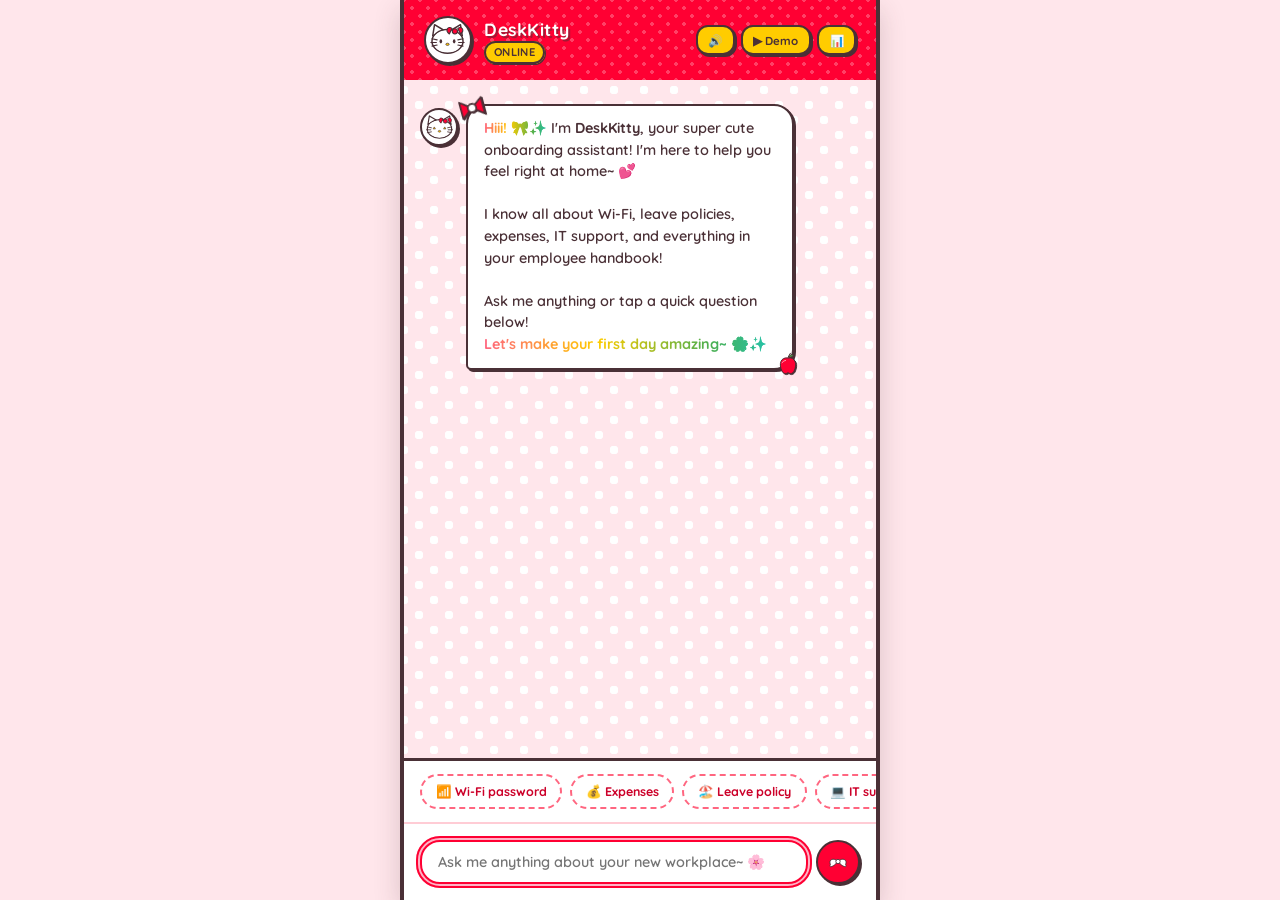
<file: index.html>
<!DOCTYPE html>
<html lang="en">
<head>
  <meta charset="UTF-8" />
  <meta name="viewport" content="width=device-width, initial-scale=1.0, maximum-scale=1.0, user-scalable=no" />
  <title>DeskKitty – Your Onboarding Assistant 🎀</title>
  <link rel="stylesheet" href="styles.css" />
  <!-- Hello Kitty theme: remove the next line to revert to default -->
  <link rel="stylesheet" href="theme-hellokitty.css" />
  <link rel="icon" href="data:image/svg+xml,<svg xmlns='http://www.w3.org/2000/svg' viewBox='0 0 100 100'><text y='.9em' font-size='90'>🤖</text></svg>" />
</head>
<body>
  <!-- Container for floating petals and particle bursts -->
  <div id="vfx-layer" aria-hidden="true"></div>

  <div id="app">
    <!-- Header -->
    <header class="chat-header">
      <div class="header-avatar">🐱</div>
      <div class="header-info">
        <h1 id="botName">DeskKitty</h1>
        <span class="status-badge">Online</span>
      </div>
      <div class="header-actions">
        <!-- Sound Toggle -->
        <button class="header-btn" id="soundBtn" aria-label="Toggle sound">🔊</button>
        <button class="header-btn" id="demoBtn" aria-label="Run demo">▶ Demo</button>
        <button class="header-btn" id="exportBtn" onclick="exportFeedback()" aria-label="Export feedback">📊</button>
      </div>
    </header>

    <!-- Chat Messages -->
    <main class="chat-messages" id="chatMessages" role="log" aria-live="polite" aria-label="Chat messages">
    </main>

    <!-- Quick Questions -->
    <div class="quick-questions" id="quickQuestions">
      <button class="quick-btn" data-question="What's the Wi-Fi password?">📶 Wi-Fi password</button>
      <button class="quick-btn" data-question="How do I submit an expense report?">💰 Expenses</button>
      <button class="quick-btn" data-question="What is the leave policy?">🏖️ Leave policy</button>
      <button class="quick-btn" data-question="Who do I contact for IT support?">💻 IT support</button>
      <button class="quick-btn" data-question="What should I do in my first week?">🌟 First week</button>
      <button class="quick-btn" data-question="What benefits do I get?">🎁 Benefits</button>
    </div>

    <!-- Input Area -->
    <footer class="chat-input-area">
      <form id="chatForm" class="chat-form" aria-label="Send a message">
        <input
          type="text"
          id="messageInput"
          class="chat-input"
          placeholder="Ask me anything about your new workplace~ 🌸"
          autocomplete="off"
          aria-label="Type your question"
        />
        <button type="submit" class="send-btn" aria-label="Send message">
          <svg width="20" height="20" viewBox="0 0 24 24" fill="none" stroke="currentColor" stroke-width="2" stroke-linecap="round" stroke-linejoin="round">
            <line x1="22" y1="2" x2="11" y2="13"></line>
            <polygon points="22 2 15 22 11 13 2 9 22 2"></polygon>
          </svg>
        </button>
      </form>
    </footer>
  </div>

  <script src="knowledge-base.js"></script>
  <script src="app.js"></script>
</body>
</html>
</file>
<file: styles.css>
/* ===== CSS Reset & Variables ===== */
*, *::before, *::after {
  box-sizing: border-box;
  margin: 0;
  padding: 0;
}

:root {
  --primary: #4f46e5;
  --primary-light: #818cf8;
  --primary-dark: #3730a3;
  --bg: #f8fafc;
  --surface: #ffffff;
  --text: #1e293b;
  --text-muted: #64748b;
  --border: #e2e8f0;
  --bot-bubble: #f1f5f9;
  --user-bubble: #4f46e5;
  --user-text: #ffffff;
  --success: #10b981;
  --warning: #f59e0b;
  --danger: #ef4444;
  --shadow-sm: 0 1px 2px rgba(0, 0, 0, 0.05);
  --shadow-md: 0 4px 6px -1px rgba(0, 0, 0, 0.1);
  --shadow-lg: 0 10px 15px -3px rgba(0, 0, 0, 0.1);
  --radius: 1rem;
  --radius-sm: 0.5rem;
  --font: -apple-system, BlinkMacSystemFont, 'Segoe UI', Roboto, 'Helvetica Neue', Arial, sans-serif;
}

html, body {
  height: 100%;
  overflow: hidden;
  font-family: var(--font);
  background: var(--bg);
  color: var(--text);
  -webkit-font-smoothing: antialiased;
}

/* ===== App Layout ===== */
#app {
  display: flex;
  flex-direction: column;
  height: 100vh;
  height: 100dvh;
  max-width: 480px;
  margin: 0 auto;
  background: var(--surface);
  box-shadow: var(--shadow-lg);
  position: relative;
}

/* ===== VFX Layer ===== */
#vfx-layer {
  position: fixed;
  top: 0;
  left: 0;
  width: 100%;
  height: 100%;
  pointer-events: none;
  z-index: 9999;
  overflow: hidden;
}

/* ===== Header ===== */
.chat-header {
  display: flex;
  align-items: center;
  gap: 0.75rem;
  padding: 1rem 1.25rem;
  background: var(--primary);
  color: white;
  flex-shrink: 0;
}

.header-avatar {
  width: 40px;
  height: 40px;
  border-radius: 50%;
  background: rgba(255, 255, 255, 0.2);
  display: flex;
  align-items: center;
  justify-content: center;
  font-size: 1.25rem;
}

.header-info h1 {
  font-size: 1.1rem;
  font-weight: 600;
  line-height: 1.2;
}

.status-badge {
  font-size: 0.7rem;
  background: var(--success);
  padding: 0.15rem 0.5rem;
  border-radius: 999px;
  font-weight: 500;
  text-transform: uppercase;
  letter-spacing: 0.03em;
}

/* Header Buttons */
.header-actions {
  margin-left: auto;
  display: flex;
  gap: 0.4rem;
  align-items: center;
}

.header-btn {
  padding: 0.35rem 0.65rem;
  border: 1px solid rgba(255, 255, 255, 0.4);
  border-radius: var(--radius-sm);
  background: rgba(255, 255, 255, 0.15);
  color: white;
  font-size: 0.72rem;
  font-weight: 500;
  cursor: pointer;
  transition: all 0.15s ease;
  white-space: nowrap;
}

.header-btn:hover {
  background: rgba(255, 255, 255, 0.25);
  border-color: rgba(255, 255, 255, 0.6);
}

.header-btn:active {
  transform: scale(0.95);
}

.header-btn--active {
  background: rgba(255, 255, 255, 0.3);
  border-color: white;
}

/* ===== Chat Messages ===== */
.chat-messages {
  flex: 1;
  overflow-y: auto;
  padding: 1rem 1rem 0.5rem;
  display: flex;
  flex-direction: column;
  gap: 0.75rem;
  scroll-behavior: smooth;
  -webkit-overflow-scrolling: touch;
}

.message {
  display: flex;
  gap: 0.5rem;
  max-width: 85%;
  animation: fadeInUp 0.3s ease;
}

.message--user {
  align-self: flex-end;
  flex-direction: row-reverse;
}

.message--bot {
  align-self: flex-start;
}

.message-avatar {
  width: 28px;
  height: 28px;
  border-radius: 50%;
  display: flex;
  align-items: center;
  justify-content: center;
  font-size: 0.85rem;
  flex-shrink: 0;
  margin-top: 0.25rem;
}

.message--bot .message-avatar {
  background: var(--primary-light);
  color: white;
}

.message-content {
  display: flex;
  flex-direction: column;
  gap: 0.25rem;
}

.message-bubble {
  padding: 0.75rem 1rem;
  border-radius: var(--radius);
  font-size: 0.9rem;
  line-height: 1.5;
  word-wrap: break-word;
  position: relative;
}

.message--bot .message-bubble {
  background: var(--bot-bubble);
  color: var(--text);
  border-bottom-left-radius: 0.25rem;
}

.message--user .message-bubble {
  background: var(--user-bubble);
  color: var(--user-text);
  border-bottom-right-radius: 0.25rem;
}

.message-source {
  font-size: 0.72rem;
  color: var(--text-muted);
  padding: 0 0.25rem;
  font-style: italic;
}

/* Feedback buttons */
.message-feedback {
  display: flex;
  gap: 0.35rem;
  padding: 0.25rem 0;
}

.feedback-btn {
  background: none;
  border: 1px solid var(--border);
  border-radius: var(--radius-sm);
  padding: 0.25rem 0.5rem;
  font-size: 0.8rem;
  cursor: pointer;
  transition: all 0.15s ease;
  color: var(--text-muted);
}

.feedback-btn:hover {
  background: var(--bot-bubble);
}

.feedback-btn.active-up {
  border-color: var(--success);
  background: #ecfdf5;
  color: var(--success);
}

.feedback-btn.active-down {
  border-color: var(--danger);
  background: #fef2f2;
  color: var(--danger);
}

/* Typing indicator */
.typing-indicator {
  display: flex;
  gap: 0.3rem;
  padding: 0.75rem 1rem;
  background: var(--bot-bubble);
  border-radius: var(--radius);
  border-bottom-left-radius: 0.25rem;
  width: fit-content;
}

.typing-dot {
  width: 7px;
  height: 7px;
  background: var(--text-muted);
  border-radius: 50%;
  animation: typingBounce 1.4s infinite;
}

.typing-dot:nth-child(2) { animation-delay: 0.2s; }
.typing-dot:nth-child(3) { animation-delay: 0.4s; }

/* ===== Quick Questions ===== */
.quick-questions {
  display: flex;
  gap: 0.5rem;
  padding: 0.5rem 1rem;
  overflow-x: auto;
  flex-shrink: 0;
  -webkit-overflow-scrolling: touch;
  scrollbar-width: none;
}

.quick-questions::-webkit-scrollbar {
  display: none;
}

.quick-btn {
  flex-shrink: 0;
  padding: 0.5rem 0.85rem;
  border: 1px solid var(--border);
  border-radius: 999px;
  background: var(--surface);
  font-size: 0.78rem;
  color: var(--text);
  cursor: pointer;
  transition: all 0.15s ease;
  white-space: nowrap;
}

.quick-btn:hover {
  border-color: var(--primary);
  color: var(--primary);
  background: #eef2ff;
}

.quick-btn:active {
  transform: scale(0.95);
}

/* ===== Input Area ===== */
.chat-input-area {
  padding: 0.75rem 1rem;
  padding-bottom: max(0.75rem, env(safe-area-inset-bottom));
  border-top: 1px solid var(--border);
  background: var(--surface);
  flex-shrink: 0;
}

.chat-form {
  display: flex;
  gap: 0.5rem;
  align-items: center;
}

.chat-input {
  flex: 1;
  padding: 0.7rem 1rem;
  border: 1px solid var(--border);
  border-radius: 999px;
  font-size: 0.9rem;
  outline: none;
  transition: border-color 0.15s ease;
  font-family: var(--font);
  background: var(--bg);
}

.chat-input:focus {
  border-color: var(--primary);
  box-shadow: 0 0 0 3px rgba(79, 70, 229, 0.1);
}

.send-btn {
  width: 40px;
  height: 40px;
  border: none;
  border-radius: 50%;
  background: var(--primary);
  color: white;
  cursor: pointer;
  display: flex;
  align-items: center;
  justify-content: center;
  transition: all 0.15s ease;
  flex-shrink: 0;
}

.send-btn:hover {
  background: var(--primary-dark);
  transform: scale(1.05);
}

.send-btn:active {
  transform: scale(0.95);
}

/* ===== Animations ===== */
@keyframes fadeInUp {
  from { opacity: 0; transform: translateY(8px); }
  to { opacity: 1; transform: translateY(0); }
}

@keyframes typingBounce {
  0%, 60%, 100% { transform: translateY(0); }
  30% { transform: translateY(-4px); }
}

/* ===== Scrollbar ===== */
.chat-messages::-webkit-scrollbar {
  width: 4px;
}

.chat-messages::-webkit-scrollbar-thumb {
  background: var(--border);
  border-radius: 2px;
}

/* ===== Responsive ===== */
@media (min-width: 481px) {
  #app {
    height: 100vh;
    border-radius: 0;
  }
}

@media (max-width: 480px) {
  #app {
    max-width: 100%;
  }
}

/* ===== Accessibility ===== */
@media (prefers-reduced-motion: reduce) {
  .message { animation: none; }
  .typing-dot { animation: none; }
  .chat-messages { scroll-behavior: auto; }
}

/* Focus visible */
:focus-visible {
  outline: 2px solid var(--primary);
  outline-offset: 2px;
}

/* ===== Toast Notifications ===== */
.toast {
  position: fixed;
  bottom: 5rem;
  left: 50%;
  transform: translateX(-50%) translateY(1rem);
  background: var(--text);
  color: white;
  padding: 0.6rem 1.25rem;
  border-radius: 999px;
  font-size: 0.82rem;
  font-family: var(--font);
  box-shadow: var(--shadow-lg);
  opacity: 0;
  transition: all 0.3s ease;
  z-index: 1000;
  pointer-events: none;
  white-space: nowrap;
}

.toast--visible {
  opacity: 1;
  transform: translateX(-50%) translateY(0);
}
</file>
<file: theme-hellokitty.css>
/**
 * 🎀 Ultimate Hello Kitty Theme for DeskMate 🎀
 * SVGs, scalloped borders, polka dots, kawaii animations, and VFX!
 */

@import url('https://fonts.googleapis.com/css2?family=Quicksand:wght@500;600;700&display=swap');

:root {
  /* Classic Sanrio Palette */
  --primary: #ff0033;
  --primary-light: #ff6680;
  --primary-dark: #cc0029;
  --bg: #ffe6eb;
  --surface: #ffffff;
  --text: #4a3036;
  --text-muted: #9e7a84;
  --border: #ffccd5;
  --bot-bubble: #ffffff;
  --user-bubble: #ff0033;
  --user-text: #ffffff;
  --success: #ff6680;
  --warning: #ffcc00;
  --danger: #ff0033;
  
  --kitty-pink: #ffb3c6;
  --kitty-light-pink: #ffe6eb;
  
  /* 2D Cartoon Shadows */
  --shadow-sm: 2px 2px 0px var(--text);
  --shadow-md: 3px 3px 0px var(--text);
  --shadow-lg: 4px 4px 0px var(--text);
  
  --radius: 20px;
  --radius-sm: 12px;
  --font: 'Quicksand', -apple-system, BlinkMacSystemFont, 'Segoe UI', Roboto, sans-serif;
}

/* ===== Custom Cursor & Scrollbar ===== */
body, .chat-input, .header-btn, .quick-btn, .send-btn, .feedback-btn {
  font-family: var(--font) !important;
  font-weight: 600;
  cursor: url('data:image/svg+xml;utf8,<svg width="24" height="24" viewBox="0 0 100 100" xmlns="http://www.w3.org/2000/svg"><path d="M50 50 L10 20 L10 80 Z" fill="%23ff0033" stroke="%234a3036" stroke-width="6" stroke-linejoin="round"/><path d="M50 50 L90 20 L90 80 Z" fill="%23ff0033" stroke="%234a3036" stroke-width="6" stroke-linejoin="round"/><circle cx="50" cy="50" r="15" fill="%23ffffff" stroke="%234a3036" stroke-width="6"/></svg>') 12 12, auto !important;
}

::-webkit-scrollbar { width: 14px; }
::-webkit-scrollbar-track { 
  background: var(--kitty-light-pink); 
  border-left: 2px solid var(--text); 
}
::-webkit-scrollbar-thumb { 
  background: var(--primary); 
  border: 3px solid var(--kitty-light-pink); 
  border-radius: 10px; 
}

/* ===== Kuromi Easter Egg Mode Override ===== */
body.kuromi-mode {
  --primary: #2b2b2b;
  --primary-light: #594a5e;
  --primary-dark: #1a1a1a;
  --bg: #3a2e3d;
  --surface: #e8d8ea;
  --text: #1a1a1a;
  --text-muted: #665c68;
  --border: #4a3036;
  --kitty-pink: #d8b4e2;
  --kitty-light-pink: #b294b8;
  --warning: #b666ff;
  --success: #ff6680;
  --user-bubble: #1a1a1a;
}
body.kuromi-mode #app {
  background-image: 
    radial-gradient(#1a1a1a 20%, transparent 21%),
    radial-gradient(#1a1a1a 20%, transparent 21%);
}

/* ===== App Container (Polka Dot Background) ===== */
#app {
  background-color: var(--kitty-light-pink);
  background-image: 
    radial-gradient(var(--surface) 20%, transparent 21%),
    radial-gradient(var(--surface) 20%, transparent 21%);
  background-size: 30px 30px;
  background-position: 0 0, 15px 15px;
  border-left: 4px solid var(--text);
  border-right: 4px solid var(--text);
  box-shadow: 0 10px 25px rgba(74, 48, 54, 0.2) !important;
  position: relative;
  overflow: hidden;
  animation: bgDrift 20s linear infinite;
}

/* ===== Header (Scalloped Awning & Red Bow) ===== */
.chat-header {
  background: var(--primary);
  color: white;
  border-bottom: none;
  position: relative;
  z-index: 20;
  padding-bottom: 1rem;
  background-image: 
    radial-gradient(rgba(255,255,255,0.25) 15%, transparent 16%),
    radial-gradient(rgba(255,255,255,0.25) 15%, transparent 16%);
  background-size: 16px 16px;
  background-position: 0 0, 8px 8px;
  overflow: hidden; 
}

/* Scalloped Awning Effect */
.chat-header::after {
  content: "";
  position: absolute;
  bottom: -10px;
  left: 0; right: 0;
  height: 10px;
  background: radial-gradient(circle at 10px 0, var(--primary) 10px, transparent 11px);
  background-size: 20px 10px;
  background-repeat: repeat-x;
  filter: drop-shadow(0 3px 2px rgba(74, 48, 54, 0.15));
}

/* Shimmering Glint across the Awning */
.chat-header::before {
  content: "";
  position: absolute;
  top: 0; left: -150%;
  width: 50%; height: 100%;
  background: linear-gradient(to right, transparent, rgba(255,255,255,0.4), transparent);
  transform: skewX(-20deg);
  animation: shimmer 5s infinite;
  z-index: 1;
}

.header-info h1 {
  font-weight: 700;
  letter-spacing: 0.5px;
  text-shadow: 2px 2px 0px rgba(74, 48, 54, 0.5);
  position: relative;
  z-index: 2;
}

.status-badge {
  background: var(--warning);
  color: var(--text);
  border: 2px solid var(--text);
  font-weight: 700;
  box-shadow: 1px 1px 0px var(--text);
  position: relative;
  z-index: 2;
}

/* Header Buttons Override */
.header-btn {
  border: 2px solid var(--text);
  background: var(--warning);
  color: var(--text);
  border-radius: 12px;
  font-weight: 700;
  box-shadow: 2px 2px 0px var(--text);
  position: relative;
  z-index: 2;
}

.header-btn:hover {
  background: #ffdb4d;
  transform: translateY(-1px);
}

.header-btn:active {
  transform: translate(2px, 2px);
  box-shadow: 0px 0px 0px var(--text);
}

.header-btn--active {
  background: var(--surface);
}

/* Base Avatar Styling */
.header-avatar, .message--bot .message-avatar {
  font-size: 0 !important;
  background-color: var(--surface);
  border: 2px solid var(--text);
  box-shadow: var(--shadow-sm);
  background-position: center 3px;
  background-repeat: no-repeat;
  background-size: 85%;
  position: relative;
  z-index: 2;
  transition: transform 0.2s ease;
}
.header-avatar:hover { transform: scale(1.1) rotate(-5deg); cursor: pointer !important; }

.header-avatar { width: 48px; height: 48px; }
.message--bot .message-avatar { width: 38px; height: 38px; }

/* Dynamic Expression Avatars */
/* 1. Normal (Default Kitty) */
.header-avatar, .message--bot .message-avatar {
  background-image: url('data:image/svg+xml;utf8,<svg viewBox="0 0 100 100" xmlns="http://www.w3.org/2000/svg"><polygon points="10,40 15,10 40,25" fill="%23fff" stroke="%234a3036" stroke-width="4" stroke-linejoin="round"/><polygon points="90,40 85,10 60,25" fill="%23fff" stroke="%234a3036" stroke-width="4" stroke-linejoin="round"/><ellipse cx="50" cy="55" rx="42" ry="32" fill="%23fff" stroke="%234a3036" stroke-width="4"/><ellipse cx="50" cy="55" rx="39" ry="29" fill="%23fff"/><ellipse cx="32" cy="55" rx="3.5" ry="5.5" fill="%234a3036"/><ellipse cx="68" cy="55" rx="3.5" ry="5.5" fill="%234a3036"/><ellipse cx="50" cy="63" rx="4.5" ry="3" fill="%23ffcc00" stroke="%234a3036" stroke-width="2"/><line x1="8" y1="48" x2="22" y2="51" stroke="%234a3036" stroke-width="3" stroke-linecap="round"/><line x1="5" y1="58" x2="20" y2="58" stroke="%234a3036" stroke-width="3" stroke-linecap="round"/><line x1="8" y1="68" x2="22" y2="65" stroke="%234a3036" stroke-width="3" stroke-linecap="round"/><line x1="92" y1="48" x2="78" y2="51" stroke="%234a3036" stroke-width="3" stroke-linecap="round"/><line x1="95" y1="58" x2="80" y2="58" stroke="%234a3036" stroke-width="3" stroke-linecap="round"/><line x1="92" y1="68" x2="78" y2="65" stroke="%234a3036" stroke-width="3" stroke-linecap="round"/><path d="M78 20 C88 12, 98 25, 85 35 Z" fill="%23ff0033" stroke="%234a3036" stroke-width="3" stroke-linejoin="round"/><path d="M62 20 C52 12, 42 25, 55 35 Z" fill="%23ff0033" stroke="%234a3036" stroke-width="3" stroke-linejoin="round"/><circle cx="70" cy="28" r="7" fill="%23ff0033" stroke="%234a3036" stroke-width="3"/></svg>');
}
/* 2. Success (Star Eyes) */
.avatar-success .message-avatar {
  background-image: url('data:image/svg+xml;utf8,<svg viewBox="0 0 100 100" xmlns="http://www.w3.org/2000/svg"><polygon points="10,40 15,10 40,25" fill="%23fff" stroke="%234a3036" stroke-width="4" stroke-linejoin="round"/><polygon points="90,40 85,10 60,25" fill="%23fff" stroke="%234a3036" stroke-width="4" stroke-linejoin="round"/><ellipse cx="50" cy="55" rx="42" ry="32" fill="%23fff" stroke="%234a3036" stroke-width="4"/><ellipse cx="50" cy="55" rx="39" ry="29" fill="%23fff"/><path d="M 28 55 L 36 55 L 32 48 L 28 55" fill="%23ffcc00" stroke="%234a3036" stroke-width="2"/><path d="M 64 55 L 72 55 L 68 48 L 64 55" fill="%23ffcc00" stroke="%234a3036" stroke-width="2"/><ellipse cx="50" cy="63" rx="4.5" ry="3" fill="%23ffcc00" stroke="%234a3036" stroke-width="2"/><line x1="8" y1="48" x2="22" y2="51" stroke="%234a3036" stroke-width="3" stroke-linecap="round"/><line x1="5" y1="58" x2="20" y2="58" stroke="%234a3036" stroke-width="3" stroke-linecap="round"/><line x1="8" y1="68" x2="22" y2="65" stroke="%234a3036" stroke-width="3" stroke-linecap="round"/><line x1="92" y1="48" x2="78" y2="51" stroke="%234a3036" stroke-width="3" stroke-linecap="round"/><line x1="95" y1="58" x2="80" y2="58" stroke="%234a3036" stroke-width="3" stroke-linecap="round"/><line x1="92" y1="68" x2="78" y2="65" stroke="%234a3036" stroke-width="3" stroke-linecap="round"/><path d="M78 20 C88 12, 98 25, 85 35 Z" fill="%23ff0033" stroke="%234a3036" stroke-width="3" stroke-linejoin="round"/><path d="M62 20 C52 12, 42 25, 55 35 Z" fill="%23ff0033" stroke="%234a3036" stroke-width="3" stroke-linejoin="round"/><circle cx="70" cy="28" r="7" fill="%23ff0033" stroke="%234a3036" stroke-width="3"/></svg>');
}
/* 3. Fallback (Confused & Sweat Drop) */
.avatar-fallback .message-avatar {
  background-image: url('data:image/svg+xml;utf8,<svg viewBox="0 0 100 100" xmlns="http://www.w3.org/2000/svg"><polygon points="10,40 15,10 40,25" fill="%23fff" stroke="%234a3036" stroke-width="4" stroke-linejoin="round"/><polygon points="90,40 85,10 60,25" fill="%23fff" stroke="%234a3036" stroke-width="4" stroke-linejoin="round"/><ellipse cx="50" cy="55" rx="42" ry="32" fill="%23fff" stroke="%234a3036" stroke-width="4"/><ellipse cx="50" cy="55" rx="39" ry="29" fill="%23fff"/><ellipse cx="32" cy="55" rx="3.5" ry="5.5" fill="%234a3036"/><ellipse cx="68" cy="55" rx="3.5" ry="5.5" fill="%234a3036"/><line x1="42" y1="68" x2="58" y2="68" stroke="%234a3036" stroke-width="3" stroke-linecap="round"/><path d="M 80 40 Q 90 50 85 60 Q 75 60 80 40 Z" fill="%2300d4ff" stroke="%234a3036" stroke-width="2"/><line x1="8" y1="48" x2="22" y2="51" stroke="%234a3036" stroke-width="3" stroke-linecap="round"/><line x1="5" y1="58" x2="20" y2="58" stroke="%234a3036" stroke-width="3" stroke-linecap="round"/><line x1="8" y1="68" x2="22" y2="65" stroke="%234a3036" stroke-width="3" stroke-linecap="round"/><line x1="92" y1="48" x2="78" y2="51" stroke="%234a3036" stroke-width="3" stroke-linecap="round"/><line x1="95" y1="58" x2="80" y2="58" stroke="%234a3036" stroke-width="3" stroke-linecap="round"/><line x1="92" y1="68" x2="78" y2="65" stroke="%234a3036" stroke-width="3" stroke-linecap="round"/><path d="M78 20 C88 12, 98 25, 85 35 Z" fill="%23ff0033" stroke="%234a3036" stroke-width="3" stroke-linejoin="round"/><path d="M62 20 C52 12, 42 25, 55 35 Z" fill="%23ff0033" stroke="%234a3036" stroke-width="3" stroke-linejoin="round"/><circle cx="70" cy="28" r="7" fill="%23ff0033" stroke="%234a3036" stroke-width="3"/></svg>');
}
/* 4. Kuromi Mode Avatar */
.avatar-kuromi .message-avatar {
  background-image: url('data:image/svg+xml;utf8,<svg viewBox="0 0 100 100" xmlns="http://www.w3.org/2000/svg"><polygon points="10,40 15,10 40,25" fill="%231a1a1a" stroke="%234a3036" stroke-width="4" stroke-linejoin="round"/><polygon points="90,40 85,10 60,25" fill="%231a1a1a" stroke="%234a3036" stroke-width="4" stroke-linejoin="round"/><ellipse cx="50" cy="55" rx="42" ry="32" fill="%23fff" stroke="%234a3036" stroke-width="4"/><ellipse cx="50" cy="55" rx="39" ry="29" fill="%23fff"/><path d="M 28 55 Q 32 50 36 55" fill="none" stroke="%234a3036" stroke-width="3" stroke-linecap="round"/><path d="M 64 55 Q 68 50 72 55" fill="none" stroke="%234a3036" stroke-width="3" stroke-linecap="round"/><ellipse cx="50" cy="63" rx="4.5" ry="3" fill="%23b666ff" stroke="%234a3036" stroke-width="2"/><path d="M78 20 C88 12, 98 25, 85 35 Z" fill="%23b666ff" stroke="%234a3036" stroke-width="3" stroke-linejoin="round"/><path d="M62 20 C52 12, 42 25, 55 35 Z" fill="%23b666ff" stroke="%234a3036" stroke-width="3" stroke-linejoin="round"/><circle cx="70" cy="28" r="7" fill="%23b666ff" stroke="%234a3036" stroke-width="3"/></svg>');
}

/* ===== Chat Messages ===== */
.chat-messages {
  background: transparent;
  padding-top: 1.5rem;
  z-index: 1;
}

/* Bot Bubbles - Bow Pinned */
.message--bot .message-bubble {
  background: var(--surface);
  color: var(--text);
  border: 2px solid var(--text);
  border-radius: 20px 20px 20px 5px !important;
  box-shadow: var(--shadow-sm);
  position: relative;
}

.message--bot .message-bubble::before {
  content: "";
  position: absolute;
  top: -12px; left: -10px;
  width: 28px; height: 28px;
  background-image: url('data:image/svg+xml;utf8,<svg viewBox="0 0 100 100" xmlns="http://www.w3.org/2000/svg"><path d="M50 50 L10 20 L10 80 Z" fill="%23ff0033" stroke="%234a3036" stroke-width="6" stroke-linejoin="round"/><path d="M50 50 L90 20 L90 80 Z" fill="%23ff0033" stroke="%234a3036" stroke-width="6" stroke-linejoin="round"/><circle cx="50" cy="50" r="15" fill="%23ffffff" stroke="%234a3036" stroke-width="6"/></svg>');
  background-size: contain;
  background-repeat: no-repeat;
  z-index: 5;
  transform: rotate(-15deg);
  filter: drop-shadow(1px 1px 0px var(--text));
}

/* Floating Apple on Bot Bubbles */
.message--bot .message-bubble::after {
  content: "";
  position: absolute;
  width: 24px; height: 24px;
  bottom: -8px; right: -8px;
  background-size: contain;
  background-repeat: no-repeat;
  background-image: url('data:image/svg+xml;utf8,<svg viewBox="0 0 100 100" xmlns="http://www.w3.org/2000/svg"><path d="M50 20 Q65 5 75 15 Q60 25 50 20 Z" fill="%234caf50" stroke="%234a3036" stroke-width="3"/><path d="M50 25 Q55 10 60 5" fill="none" stroke="%234a3036" stroke-width="4" stroke-linecap="round"/><path d="M50 25 C20 20, 10 50, 25 80 C35 95, 45 90, 50 85 C55 90, 65 95, 75 80 C90 50, 80 20, 50 25 Z" fill="%23ff0033" stroke="%234a3036" stroke-width="4" stroke-linejoin="round"/><path d="M25 45 Q30 35 40 35" fill="none" stroke="%23fff" stroke-width="4" stroke-linecap="round" opacity="0.6"/></svg>');
  animation: floatBounce 3s ease-in-out infinite;
  filter: drop-shadow(1px 1px 0px var(--text));
}

/* User Bubbles */
.message--user .message-bubble {
  background: var(--primary);
  color: white;
  border: 2px solid var(--text);
  border-radius: 20px 20px 5px 20px !important;
  box-shadow: var(--shadow-sm);
}

.message-source {
  color: var(--text-muted);
  font-weight: 700;
  margin-top: 4px;
}

/* Sparkle Text Effect */
.sparkle-text {
  background: linear-gradient(90deg, #ff6680, #ffcc00, #4caf50, #00d4ff, #b666ff, #ff6680);
  background-size: 200% auto;
  -webkit-background-clip: text;
  -webkit-text-fill-color: transparent;
  animation: shine 2.5s linear infinite;
  font-weight: 800;
  display: inline-block;
}

/* Feedback Buttons */
.feedback-btn {
  border: 2px solid var(--border);
  background: var(--surface);
  border-radius: 50%;
  width: 32px; height: 32px;
  display: flex; align-items: center; justify-content: center;
  box-shadow: 1px 1px 0px var(--border);
}

.feedback-btn:hover {
  background: var(--kitty-light-pink);
  border-color: var(--text);
  box-shadow: var(--shadow-sm);
  transform: translateY(-2px);
}

.feedback-btn.active-up {
  background: var(--success);
  border-color: var(--text);
  color: white;
  box-shadow: var(--shadow-sm);
  animation: popSparkle 0.4s cubic-bezier(0.175, 0.885, 0.32, 1.275);
}

.feedback-btn.active-down {
  background: var(--text-muted);
  border-color: var(--text);
  color: white;
  box-shadow: var(--shadow-sm);
}

/* ===== Kawaii Typing Indicator ===== */
.typing-indicator {
  background: var(--surface);
  border: 2px solid var(--text);
  border-radius: 20px 20px 20px 5px;
  box-shadow: var(--shadow-sm);
  align-items: center;
}
.typing-dot {
  background-color: transparent !important;
  background-size: contain;
  background-repeat: no-repeat;
  background-position: center;
  width: 14px !important;
  height: 14px !important;
  border-radius: 0 !important;
}
.typing-dot:nth-child(1) {
  background-image: url('data:image/svg+xml;utf8,<svg viewBox="0 0 100 100" xmlns="http://www.w3.org/2000/svg"><path d="M50 25 C20 20, 10 50, 25 80 C35 95, 45 90, 50 85 C55 90, 65 95, 75 80 C90 50, 80 20, 50 25 Z" fill="%23ff0033" stroke="%234a3036" stroke-width="6" stroke-linejoin="round"/></svg>');
}
.typing-dot:nth-child(2) {
  background-image: url('data:image/svg+xml;utf8,<svg viewBox="0 0 100 100" xmlns="http://www.w3.org/2000/svg"><path d="M30 20 L70 20 L80 90 L20 90 Z" fill="%23ffffff" stroke="%234a3036" stroke-width="6" stroke-linejoin="round"/></svg>');
}
.typing-dot:nth-child(3) {
  background-image: url('data:image/svg+xml;utf8,<svg viewBox="0 0 100 60" xmlns="http://www.w3.org/2000/svg"><path d="M50 30 C30 10, 5 20, 15 45 C5 60, 30 55, 45 35 Z" fill="%23ff0033" stroke="%234a3036" stroke-width="6"/><path d="M50 30 C70 10, 95 20, 85 45 C95 60, 70 55, 55 35 Z" fill="%23ff0033" stroke="%234a3036" stroke-width="6"/><circle cx="50" cy="30" r="10" fill="%23ffffff" stroke="%234a3036" stroke-width="6"/></svg>');
}

/* Quick Questions */
.quick-questions {
  background: var(--surface);
  border-top: 3px solid var(--text);
  padding: 0.8rem 1rem;
}
.quick-btn {
  background: var(--surface);
  border: 2px dashed var(--primary-light);
  color: var(--primary-dark);
  border-radius: 20px;
  font-weight: 700;
  box-shadow: none;
}
.quick-btn:hover {
  border-style: solid;
  border-color: var(--text);
  background: var(--kitty-light-pink);
  color: var(--text);
  box-shadow: var(--shadow-sm);
  animation: wiggle 0.4s ease-in-out infinite;
}

/* Input Area */
.chat-input-area {
  background: var(--surface);
  border-top: 2px solid var(--border);
  padding: 1rem;
}
.chat-input {
  background: var(--kitty-light-pink);
  border: 2px solid var(--text);
  border-radius: 20px;
  font-weight: 600;
  color: var(--text);
}
.chat-input:focus {
  background: var(--surface);
  border-color: var(--primary);
  box-shadow: 0 0 0 4px var(--kitty-pink);
}

/* Send Button */
.send-btn {
  background: var(--primary);
  border: 2px solid var(--text);
  box-shadow: var(--shadow-sm);
  width: 44px; height: 44px;
}
.send-btn:active {
  transform: translate(2px, 2px) !important;
  box-shadow: 0px 0px 0px var(--text) !important;
}
.send-btn svg {
  display: none !important;
}
.send-btn::after {
  content: "";
  width: 22px; height: 22px;
  background-size: contain;
  background-repeat: no-repeat;
  background-position: center;
  background-image: url('data:image/svg+xml;utf8,<svg viewBox="0 0 100 60" xmlns="http://www.w3.org/2000/svg"><path d="M50 30 C30 10, 5 20, 15 45 C5 60, 30 55, 45 35 Z" fill="%23ffffff" stroke="%234a3036" stroke-width="4" stroke-linejoin="round"/><path d="M50 30 C70 10, 95 20, 85 45 C95 60, 70 55, 55 35 Z" fill="%23ffffff" stroke="%234a3036" stroke-width="4" stroke-linejoin="round"/><circle cx="50" cy="30" r="10" fill="%23ffffff" stroke="%234a3036" stroke-width="4"/></svg>');
}

/* ===== Magic VFX Elements ===== */
.hk-particle, .hk-ambient, .hk-trail-star, .hk-cannon-star, .hk-heart-float {
  position: absolute;
  pointer-events: none;
  will-change: transform, opacity;
  z-index: 10000;
}

.hk-trail-star {
  width: 12px; height: 12px;
  background-image: url('data:image/svg+xml;utf8,<svg viewBox="0 0 100 100" xmlns="http://www.w3.org/2000/svg"><path d="M50 0 L60 40 L100 50 L60 60 L50 100 L40 60 L0 50 L40 40 Z" fill="%23ffcc00"/></svg>');
  background-size: contain;
  transform: translate(-50%, -50%) scale(1);
  animation: shrinkFade 0.6s linear forwards;
}

.hk-cannon-star {
  width: 16px; height: 16px;
  background-image: url('data:image/svg+xml;utf8,<svg viewBox="0 0 100 100" xmlns="http://www.w3.org/2000/svg"><path d="M50 0 L60 40 L100 50 L60 60 L50 100 L40 60 L0 50 L40 40 Z" fill="%23ff6680"/></svg>');
  background-size: contain;
  transform: translate(-50%, -50%) rotate(0deg) scale(0);
  animation: confettiExplode 0.8s cubic-bezier(0.25, 0.46, 0.45, 0.94) forwards;
}

.hk-sparkle {
  width: 16px; height: 16px;
  background-image: url('data:image/svg+xml;utf8,<svg viewBox="0 0 100 100" xmlns="http://www.w3.org/2000/svg"><path d="M50 0 L60 40 L100 50 L60 60 L50 100 L40 60 L0 50 L40 40 Z" fill="%23ffcc00"/></svg>');
  background-size: contain;
  transform: translate(-50%, -50%) scale(0);
  animation: explode 0.6s cubic-bezier(0.175, 0.885, 0.32, 1.275) forwards;
}

.hk-confetti {
  width: 8px; height: 12px;
  border-radius: 2px;
  border: 1px solid rgba(74, 48, 54, 0.5);
  transform: translate(-50%, -50%) rotate(0deg) scale(0);
  animation: confettiExplode 0.8s cubic-bezier(0.25, 0.46, 0.45, 0.94) forwards;
}

.hk-heart-float {
  width: 24px; height: 24px;
  background-image: url('data:image/svg+xml;utf8,<svg viewBox="0 0 100 100" xmlns="http://www.w3.org/2000/svg"><path d="M50 30 C30 10, 5 20, 15 45 C5 60, 30 55, 45 35 Z" fill="%23ff6680" stroke="%234a3036" stroke-width="4"/><path d="M50 30 C70 10, 95 20, 85 45 C95 60, 70 55, 55 35 Z" fill="%23ff6680" stroke="%234a3036" stroke-width="4"/></svg>');
  background-size: contain;
  animation: floatHeart 1.5s ease-in forwards;
}

/* Expanded Ambient Falling Objects */
.hk-ambient {
  top: -40px;
  opacity: 0.8;
  animation: fall linear forwards;
}
.hk-ambient-petal {
  width: 14px; height: 14px;
  background: var(--kitty-pink);
  border-radius: 14px 0 14px 0;
  border: 1px solid var(--text-muted);
}
.hk-ambient-apple {
  width: 24px; height: 24px;
  background-image: url('data:image/svg+xml;utf8,<svg viewBox="0 0 100 100" xmlns="http://www.w3.org/2000/svg"><path d="M50 20 Q65 5 75 15 Q60 25 50 20 Z" fill="%234caf50" stroke="%234a3036" stroke-width="4"/><path d="M50 25 C20 20, 10 50, 25 80 C35 95, 45 90, 50 85 C55 90, 65 95, 75 80 C90 50, 80 20, 50 25 Z" fill="%23ff0033" stroke="%234a3036" stroke-width="4" stroke-linejoin="round"/></svg>');
  background-size: contain;
  filter: drop-shadow(1px 1px 0px rgba(0,0,0,0.2));
}
.hk-ambient-milk {
  width: 20px; height: 28px;
  background-image: url('data:image/svg+xml;utf8,<svg viewBox="0 0 100 100" xmlns="http://www.w3.org/2000/svg"><rect x="30" y="40" width="40" height="50" rx="5" fill="%23fff" stroke="%234a3036" stroke-width="4"/><rect x="40" y="10" width="20" height="30" fill="%23fff" stroke="%234a3036" stroke-width="4"/><rect x="35" y="10" width="30" height="10" fill="%23ff0033" stroke="%234a3036" stroke-width="4"/><path d="M 40 50 L 60 50 M 40 60 L 60 60" stroke="%234a3036" stroke-width="3" stroke-linecap="round"/></svg>');
  background-size: contain;
  filter: drop-shadow(1px 1px 0px rgba(0,0,0,0.2));
}
.hk-ambient-button {
  width: 20px; height: 20px;
  background-image: url('data:image/svg+xml;utf8,<svg viewBox="0 0 100 100" xmlns="http://www.w3.org/2000/svg"><circle cx="50" cy="50" r="40" fill="%23ffcc00" stroke="%234a3036" stroke-width="4"/><circle cx="35" cy="50" r="6" fill="%234a3036"/><circle cx="65" cy="50" r="6" fill="%234a3036"/></svg>');
  background-size: contain;
  filter: drop-shadow(1px 1px 0px rgba(0,0,0,0.2));
}

.bot-sparkle-container {
  position: absolute;
  top: 0; left: 0;
  pointer-events: none;
}
.bot-sparkle {
  position: absolute;
  width: 12px; height: 12px;
  background-image: url('data:image/svg+xml;utf8,<svg viewBox="0 0 100 100" xmlns="http://www.w3.org/2000/svg"><path d="M50 0 L60 40 L100 50 L60 60 L50 100 L40 60 L0 50 L40 40 Z" fill="%23ffcc00"/></svg>');
  background-size: contain;
  animation: floatUp 1.2s ease-out forwards;
}

/* Peekaboo Kitty Elements */
#peekaboo-kitty {
  position: fixed;
  bottom: -150px;
  right: 15%;
  width: 120px;
  height: 120px;
  background-image: url('data:image/svg+xml;utf8,<svg viewBox="0 0 100 100" xmlns="http://www.w3.org/2000/svg"><path d="M 20 100 L 20 60 C 20 20, 80 20, 80 60 L 80 100 Z" fill="%23fff" stroke="%234a3036" stroke-width="4"/><polygon points="20,60 10,20 40,35" fill="%23fff" stroke="%234a3036" stroke-width="4"/><polygon points="80,60 90,20 60,35" fill="%23fff" stroke="%234a3036" stroke-width="4"/><circle cx="35" cy="65" r="4" fill="%234a3036"/><circle cx="65" cy="65" r="4" fill="%234a3036"/><ellipse cx="50" cy="75" rx="5" ry="3" fill="%23ffcc00" stroke="%234a3036" stroke-width="2"/><path d="M75 30 C85 22, 95 35, 82 45 Z" fill="%23ff0033" stroke="%234a3036" stroke-width="3"/><path d="M59 30 C49 22, 39 35, 52 45 Z" fill="%23ff0033" stroke="%234a3036" stroke-width="3"/><circle cx="67" cy="38" r="7" fill="%23ff0033" stroke="%234a3036" stroke-width="3"/><path d="M 30 100 Q 30 90 40 90 Q 50 90 50 100 Z" fill="%23fff" stroke="%234a3036" stroke-width="4"/><path d="M 50 100 Q 50 90 60 90 Q 70 90 70 100 Z" fill="%23fff" stroke="%234a3036" stroke-width="4"/></svg>');
  background-size: contain;
  background-repeat: no-repeat;
  transition: bottom 1.5s cubic-bezier(0.175, 0.885, 0.32, 1.275);
  z-index: 50;
  pointer-events: none;
  filter: drop-shadow(0 -2px 5px rgba(0,0,0,0.1));
}
#peekaboo-kitty.show {
  bottom: -10px;
}

/* ===== Animations ===== */
.message { animation: springUp 0.5s cubic-bezier(0.175, 0.885, 0.32, 1.275) forwards !important; }

@keyframes springUp {
  from { opacity: 0; transform: translateY(20px) scale(0.9); }
  to { opacity: 1; transform: translateY(0) scale(1); }
}
@keyframes floatBounce {
  0%, 100% { transform: translateY(0) rotate(0deg); }
  50% { transform: translateY(-5px) rotate(5deg); }
}
@keyframes wiggle {
  0%, 100% { transform: rotate(0deg); }
  25% { transform: rotate(-4deg); }
  75% { transform: rotate(4deg); }
}
@keyframes popSparkle {
  0% { transform: scale(1); }
  50% { transform: scale(1.25); }
  100% { transform: scale(1); }
}
@keyframes bgDrift {
  from { background-position: 0 0, 15px 15px; }
  to { background-position: -60px -60px, -45px -45px; }
}
@keyframes shimmer { 
  0%, 70% { left: -50%; } 
  100% { left: 150%; } 
}
@keyframes shine { 
  to { background-position: 200% center; } 
}
@keyframes explode {
  0% { transform: translate(-50%, -50%) scale(0); opacity: 1; }
  50% { transform: translate(calc(-50% + var(--tx)), calc(-50% + var(--ty))) scale(1); opacity: 1; }
  100% { transform: translate(calc(-50% + var(--tx) * 1.5), calc(-50% + var(--ty) * 1.5)) scale(0); opacity: 0; }
}
@keyframes confettiExplode {
  0% { transform: translate(-50%, -50%) rotate(0deg) scale(0); opacity: 1; }
  50% { transform: translate(calc(-50% + var(--tx)), calc(-50% + var(--ty))) rotate(var(--rot)) scale(1); opacity: 1; }
  100% { transform: translate(calc(-50% + var(--tx)), calc(-50% + var(--ty) + 40px)) rotate(calc(var(--rot) + 180deg)) scale(0); opacity: 0; }
}
@keyframes fall {
  0% { transform: translateY(-20px) rotate(0deg) translateX(0px); opacity: 0; }
  10% { opacity: 0.8; }
  90% { opacity: 0.8; }
  100% { transform: translateY(105vh) rotate(720deg) translateX(50px); opacity: 0; }
}
@keyframes floatUp {
  0% { transform: translateY(0) scale(0); opacity: 1; }
  30% { transform: translateY(-10px) scale(1); opacity: 1; }
  100% { transform: translateY(-25px) scale(0); opacity: 0; }
}
@keyframes floatHeart {
  0% { transform: translate(0, 0) scale(0); opacity: 0; }
  20% { transform: translate(calc(var(--tx) / 2), -15px) scale(1); opacity: 1; }
  100% { transform: translate(var(--tx), -60px) scale(0); opacity: 0; }
}
@keyframes shrinkFade {
  0% { transform: translate(-50%, -50%) scale(1); opacity: 0.8; }
  100% { transform: translate(-50%, -50%) scale(0); opacity: 0; }
}

/* Toast */
.toast {
  background: var(--surface);
  color: var(--text);
  border: 3px solid var(--text);
  font-weight: 700;
  box-shadow: var(--shadow-lg);
  border-radius: 20px;
}

/* Reduced motion support */
@media (prefers-reduced-motion: reduce) {
  #app { animation: none; }
  .message, .hk-particle, .hk-ambient, .bot-sparkle, .hk-heart-float, .hk-trail-star, .chat-header::before { animation: none !important; display: none !important; }
}
</file>
